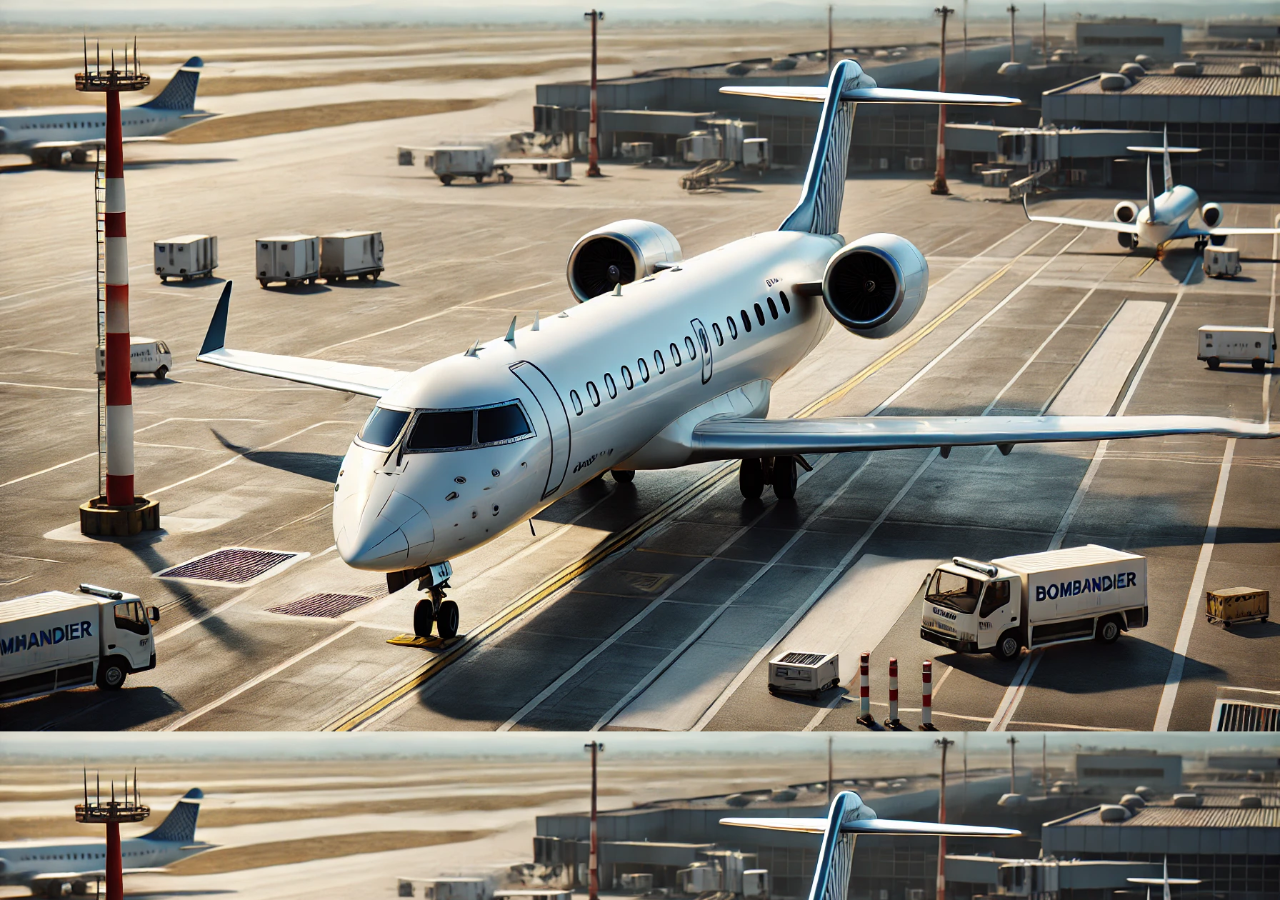
<file: gift.html>
<!DOCTYPE html>
<html lang="en">
<head>
    <meta charset="UTF-8">
    <meta name="viewport" content="width=device-width, initial-scale=1.0">
    <title> plane Model </title>
    <style>
    
    body {
        background-image: url('plane.png');
        background-size: cover;
    }
</style>

    
</head>
<body>
    
</body>
</html>
</file>
